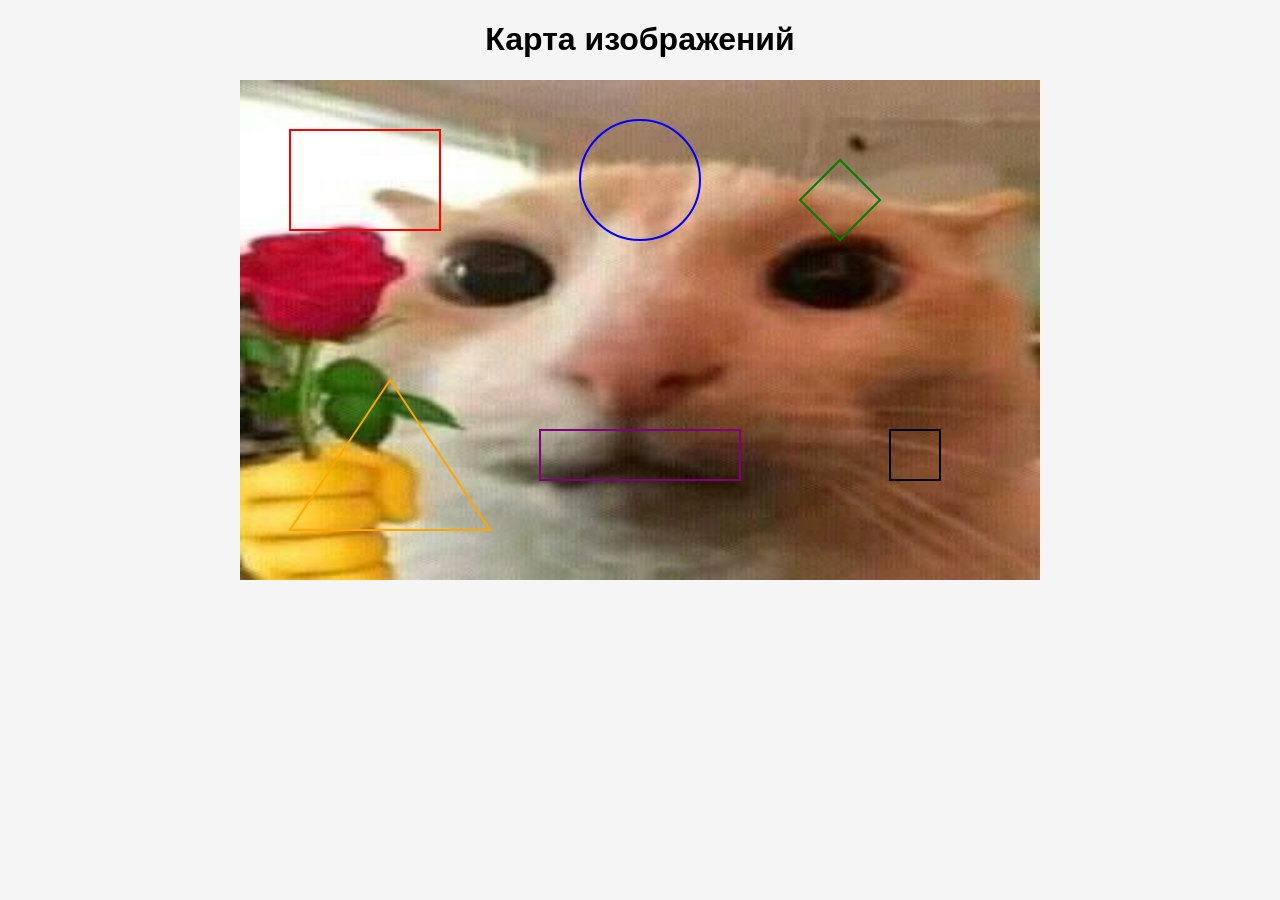
<file: works/K3323/Калачева/lab5/index.html>
<!DOCTYPE html>
<html lang="ru">
<head>
  <meta charset="UTF-8">
  <title>Карта изображений</title>
  <link rel="stylesheet" href="style.css">
</head>
<body>

  <h1>Карта изображений</h1>

  <div style="position: relative; display: inline-block;">
    <img src="cat.jpg" usemap="#site-map" width="800" height="500">

    <svg width="800" height="500" style="position: absolute; top: 0; left: 0; pointer-events: none;">
      <rect x="50" y="50" width="150" height="100" stroke="red" fill="none" stroke-width="2"/>
      <circle cx="400" cy="100" r="60" stroke="blue" fill="none" stroke-width="2"/>
      <polygon points="600,80 640,120 600,160 560,120" stroke="green" fill="none" stroke-width="2"/>
      <polygon points="150,300 250,450 50,450" stroke="orange" fill="none" stroke-width="2"/>
      <rect x="300" y="350" width="200" height="50" stroke="purple" fill="none" stroke-width="2"/>
      <rect x="650" y="350" width="50" height="50" stroke="black" fill="none" stroke-width="2"/>
    </svg>

    <div id="videoContainer">
        <video id="myVideo" width="640" height="360" controls>
          <source src="cat_video.mp4" type="video/mp4">
          Ваш браузер не поддерживает видео.
        </video>
      </div>
  </div>

  <audio id="myAudio" src="smeshariki.mp3" preload="auto"></audio>

  <map name="site-map">
    <!-- 1. Прямоугольник -->
    <area shape="rect" coords="50,50,200,150" href="page1.html" alt="Страница 1" title="Перейти на страницу 1">

    <!-- 2. Круг -->
    <area shape="circle" coords="400,100,60" href="#" onclick="toggleMusic(); return false;" alt="Музыка" title="Проиграть музыку">

    <!-- 3. Ромб -->
    <area shape="poly" coords="600,80,640,120,600,160,560,120" href="#" onclick="showVideo(); return false;" alt="Видео" title="Показать видео">

    <!-- 4. Треугольник -->
    <area shape="poly" coords="150,300,250,450,50,450" href="#" onclick="changeBackground()" alt="Сменить фон" title="Сменить фон страницы">

    <!-- 5. Еще прямоугольник -->
    <area shape="rect" coords="300,350,500,400" href="#" onclick="alert('Хорошего дня и отличного настроения!'); return false;" alt="Овал" title="Показать сообщение">

    <!-- 6. Квадрат -->
    <area shape="rect" coords="650,350,700,400" href="#" onclick="startStarfall(); return false;" alt="Анимация" title="Запустить звездопад">
  </map>

  <script src="script.js"></script>

</body>
</html>
</file>
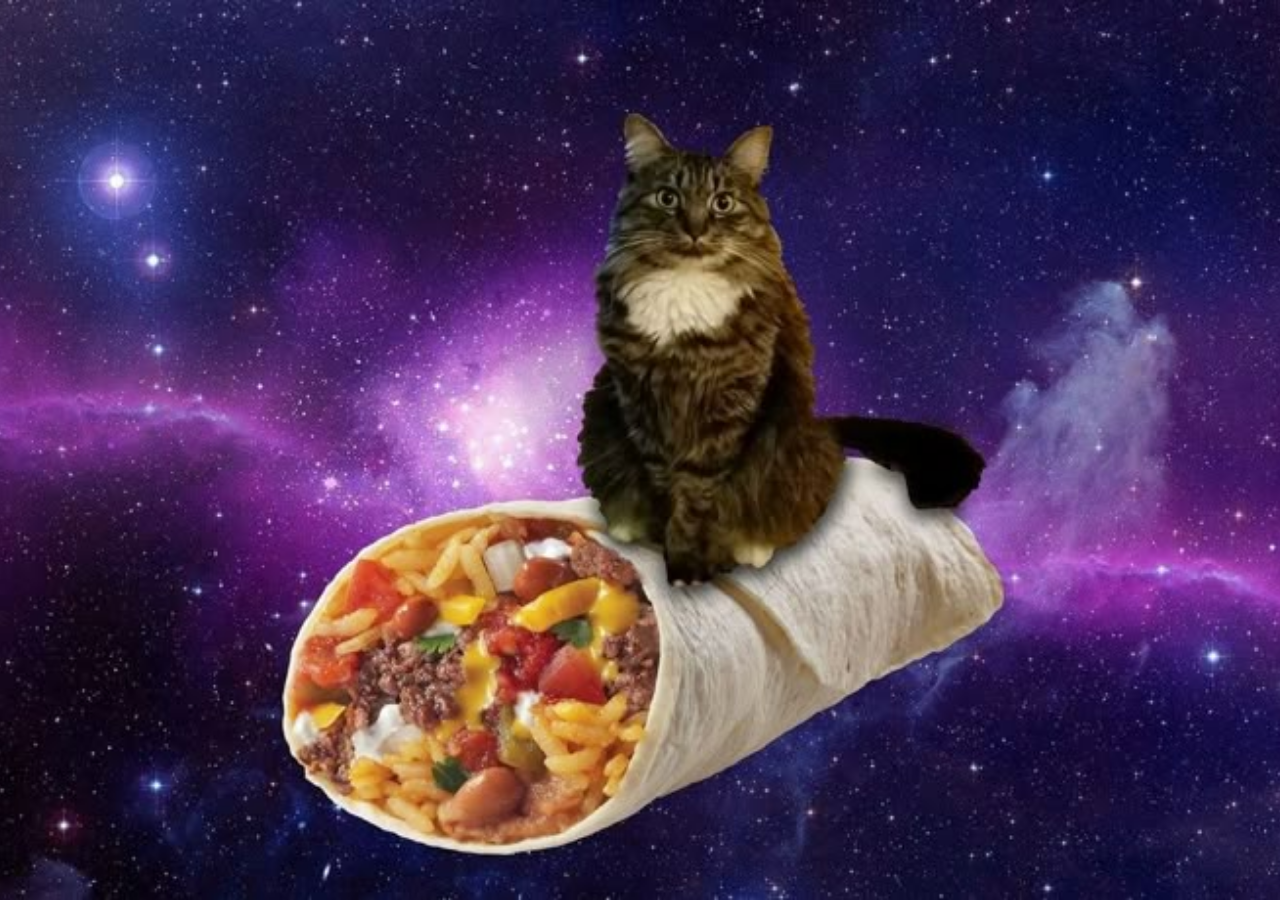
<file: works/K3323/Калачева/lab5/page1.html>
<!DOCTYPE html>
<html lang="ru">
<head>
  <meta charset="UTF-8">
  <title>Страница 1</title>
  <style>
    html, body {
      margin: 0;
      padding: 0;
      height: 100%;
      overflow: hidden;
    }

    img {
      width: 100vw;
      height: 100vh;
      object-fit: cover;
      display: block;
    }
  </style>
</head>
<body>

  <img src="space_cat.jpg" alt="Space Cat">

</body>
</html>
</file>
<file: works/K3323/Калачева/lab5/style.css>
body {
    font-family: sans-serif;
    text-align: center;
    background-color: #f5f5f5;
  }

#videoContainer {
  position: absolute;
      top: 70px;
      left: 80px;
      z-index: 10;
      display: none;
      background-color: white;
      padding: 10px;
      border-radius: 8px
}

.star {
  position: fixed;
  top: -30px;
  font-size: 24px;
  animation: fall linear;
  z-index: 9999;
  pointer-events: none;
  color: gold;
}

@keyframes fall {
  to {
    transform: translateY(110vh) rotate(360deg);
    opacity: 0;
  }
}
</file>
